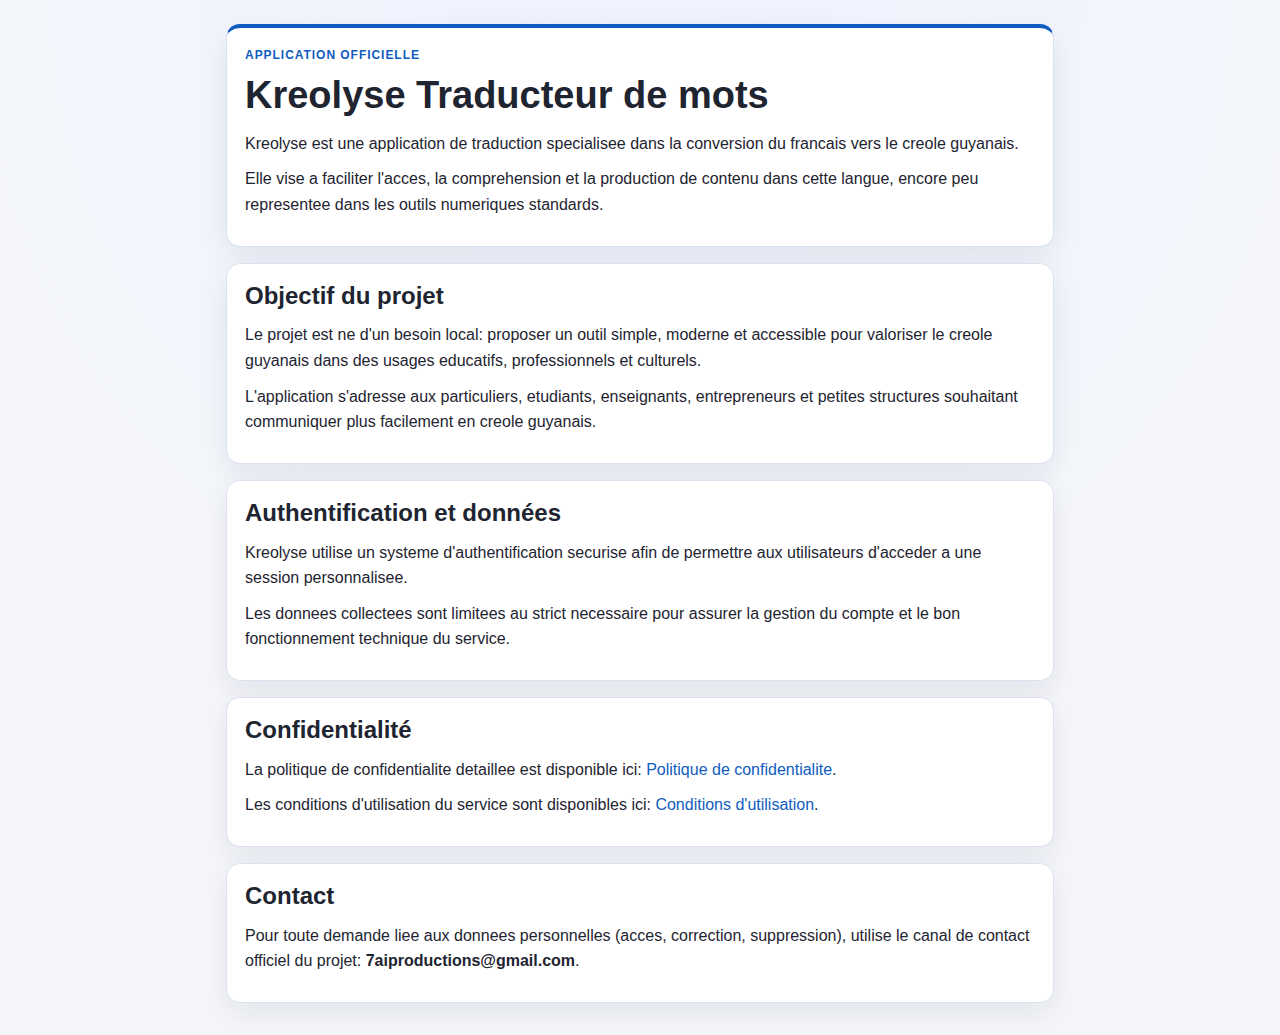
<file: index.html>
<!doctype html>
<html lang="fr">
  <head>
    <meta charset="UTF-8" />
    <meta name="viewport" content="width=device-width, initial-scale=1.0" />
    <title>Kreolyse Traducteur de mots</title>
    <meta
      name="description"
      content="Kreolyse, application de traduction du francais vers le creole guyanais."
    />
    <link rel="stylesheet" href="./styles.css" />
  </head>
  <body>
    <main class="container">
      <header class="card hero">
        <p class="eyebrow">Application officielle</p>
        <h1>Kreolyse Traducteur de mots</h1>
        <p>
          Kreolyse est une application de traduction specialisee dans la conversion du francais
          vers le creole guyanais.
        </p>
        <p>
          Elle vise a faciliter l'acces, la comprehension et la production de contenu dans cette
          langue, encore peu representee dans les outils numeriques standards.
        </p>
      </header>

      <section class="card">
        <h2>Objectif du projet</h2>
        <p>
          Le projet est ne d'un besoin local: proposer un outil simple, moderne et accessible pour
          valoriser le creole guyanais dans des usages educatifs, professionnels et culturels.
        </p>
        <p>
          L'application s'adresse aux particuliers, etudiants, enseignants, entrepreneurs et petites
          structures souhaitant communiquer plus facilement en creole guyanais.
        </p>
      </section>

      <section class="card">
        <h2>Authentification et données</h2>
        <p>
          Kreolyse utilise un systeme d'authentification securise afin de permettre aux utilisateurs
          d'acceder a une session personnalisee.
        </p>
        <p>
          Les donnees collectees sont limitees au strict necessaire pour assurer la gestion du compte
          et le bon fonctionnement technique du service.
        </p>
      </section>

      <section class="card">
        <h2>Confidentialité</h2>
        <p>
          La politique de confidentialite detaillee est disponible ici:
          <a href="./privacy.html">Politique de confidentialite</a>.
        </p>
        <p>
          Les conditions d'utilisation du service sont disponibles ici:
          <a href="./terms.html">Conditions d'utilisation</a>.
        </p>
      </section>

      <section class="card">
        <h2>Contact</h2>
        <p>
          Pour toute demande liee aux donnees personnelles (acces, correction, suppression), utilise
          le canal de contact officiel du projet:
          <strong>7aiproductions@gmail.com</strong>.
        </p>
      </section>
    </main>
  </body>
</html>
</file>
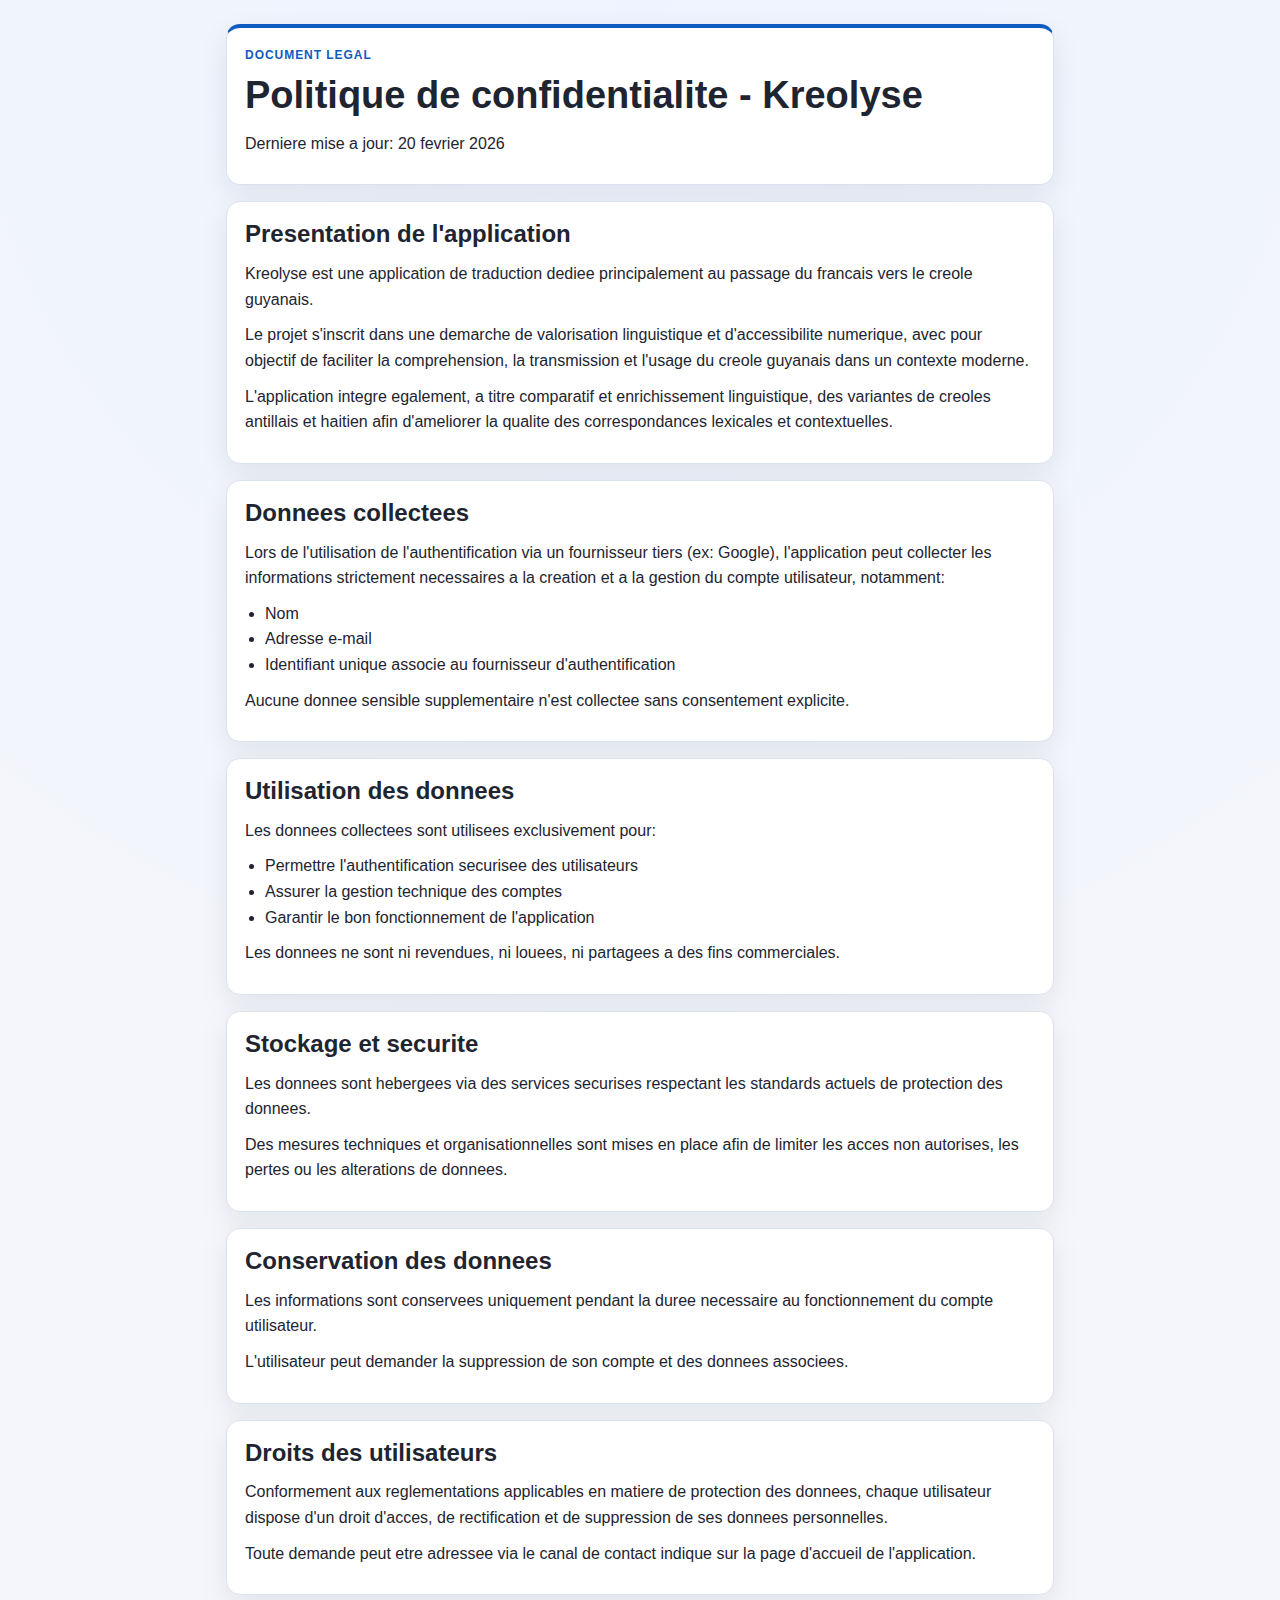
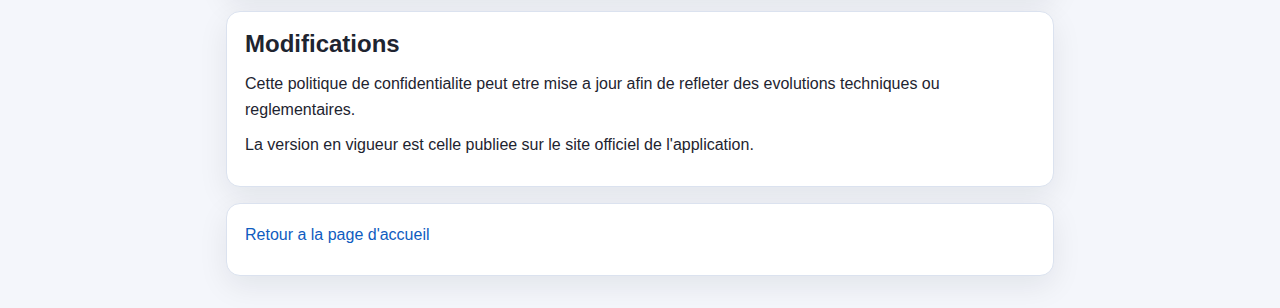
<file: privacy.html>
<!doctype html>
<html lang="fr">
  <head>
    <meta charset="UTF-8" />
    <meta name="viewport" content="width=device-width, initial-scale=1.0" />
    <title>Politique de confidentialite - Kreolyse</title>
    <meta
      name="description"
      content="Politique de confidentialite de l'application Kreolyse."
    />
    <link rel="stylesheet" href="./styles.css" />
  </head>
  <body>
    <main class="container">
      <header class="card hero">
        <p class="eyebrow">Document legal</p>
        <h1>Politique de confidentialite - Kreolyse</h1>
        <p>Derniere mise a jour: 20 fevrier 2026</p>
      </header>

      <section class="card">
        <h2>Presentation de l'application</h2>
        <p>
          Kreolyse est une application de traduction dediee principalement au passage du francais
          vers le creole guyanais.
        </p>
        <p>
          Le projet s'inscrit dans une demarche de valorisation linguistique et d'accessibilite
          numerique, avec pour objectif de faciliter la comprehension, la transmission et l'usage
          du creole guyanais dans un contexte moderne.
        </p>
        <p>
          L'application integre egalement, a titre comparatif et enrichissement linguistique, des
          variantes de creoles antillais et haitien afin d'ameliorer la qualite des correspondances
          lexicales et contextuelles.
        </p>
      </section>

      <section class="card">
        <h2>Donnees collectees</h2>
        <p>
          Lors de l'utilisation de l'authentification via un fournisseur tiers (ex: Google),
          l'application peut collecter les informations strictement necessaires a la creation et a la
          gestion du compte utilisateur, notamment:
        </p>
        <ul>
          <li>Nom</li>
          <li>Adresse e-mail</li>
          <li>Identifiant unique associe au fournisseur d'authentification</li>
        </ul>
        <p>Aucune donnee sensible supplementaire n'est collectee sans consentement explicite.</p>
      </section>

      <section class="card">
        <h2>Utilisation des donnees</h2>
        <p>Les donnees collectees sont utilisees exclusivement pour:</p>
        <ul>
          <li>Permettre l'authentification securisee des utilisateurs</li>
          <li>Assurer la gestion technique des comptes</li>
          <li>Garantir le bon fonctionnement de l'application</li>
        </ul>
        <p>Les donnees ne sont ni revendues, ni louees, ni partagees a des fins commerciales.</p>
      </section>

      <section class="card">
        <h2>Stockage et securite</h2>
        <p>
          Les donnees sont hebergees via des services securises respectant les standards actuels de
          protection des donnees.
        </p>
        <p>
          Des mesures techniques et organisationnelles sont mises en place afin de limiter les acces
          non autorises, les pertes ou les alterations de donnees.
        </p>
      </section>

      <section class="card">
        <h2>Conservation des donnees</h2>
        <p>
          Les informations sont conservees uniquement pendant la duree necessaire au fonctionnement
          du compte utilisateur.
        </p>
        <p>L'utilisateur peut demander la suppression de son compte et des donnees associees.</p>
      </section>

      <section class="card">
        <h2>Droits des utilisateurs</h2>
        <p>
          Conformement aux reglementations applicables en matiere de protection des donnees, chaque
          utilisateur dispose d'un droit d'acces, de rectification et de suppression de ses donnees
          personnelles.
        </p>
        <p>
          Toute demande peut etre adressee via le canal de contact indique sur la page d'accueil de
          l'application.
        </p>
      </section>

      <section class="card">
        <h2>Modifications</h2>
        <p>
          Cette politique de confidentialite peut etre mise a jour afin de refleter des evolutions
          techniques ou reglementaires.
        </p>
        <p>La version en vigueur est celle publiee sur le site officiel de l'application.</p>
      </section>

      <footer class="card">
        <p><a href="./index.html">Retour a la page d'accueil</a></p>
      </footer>
    </main>
  </body>
</html>
</file>
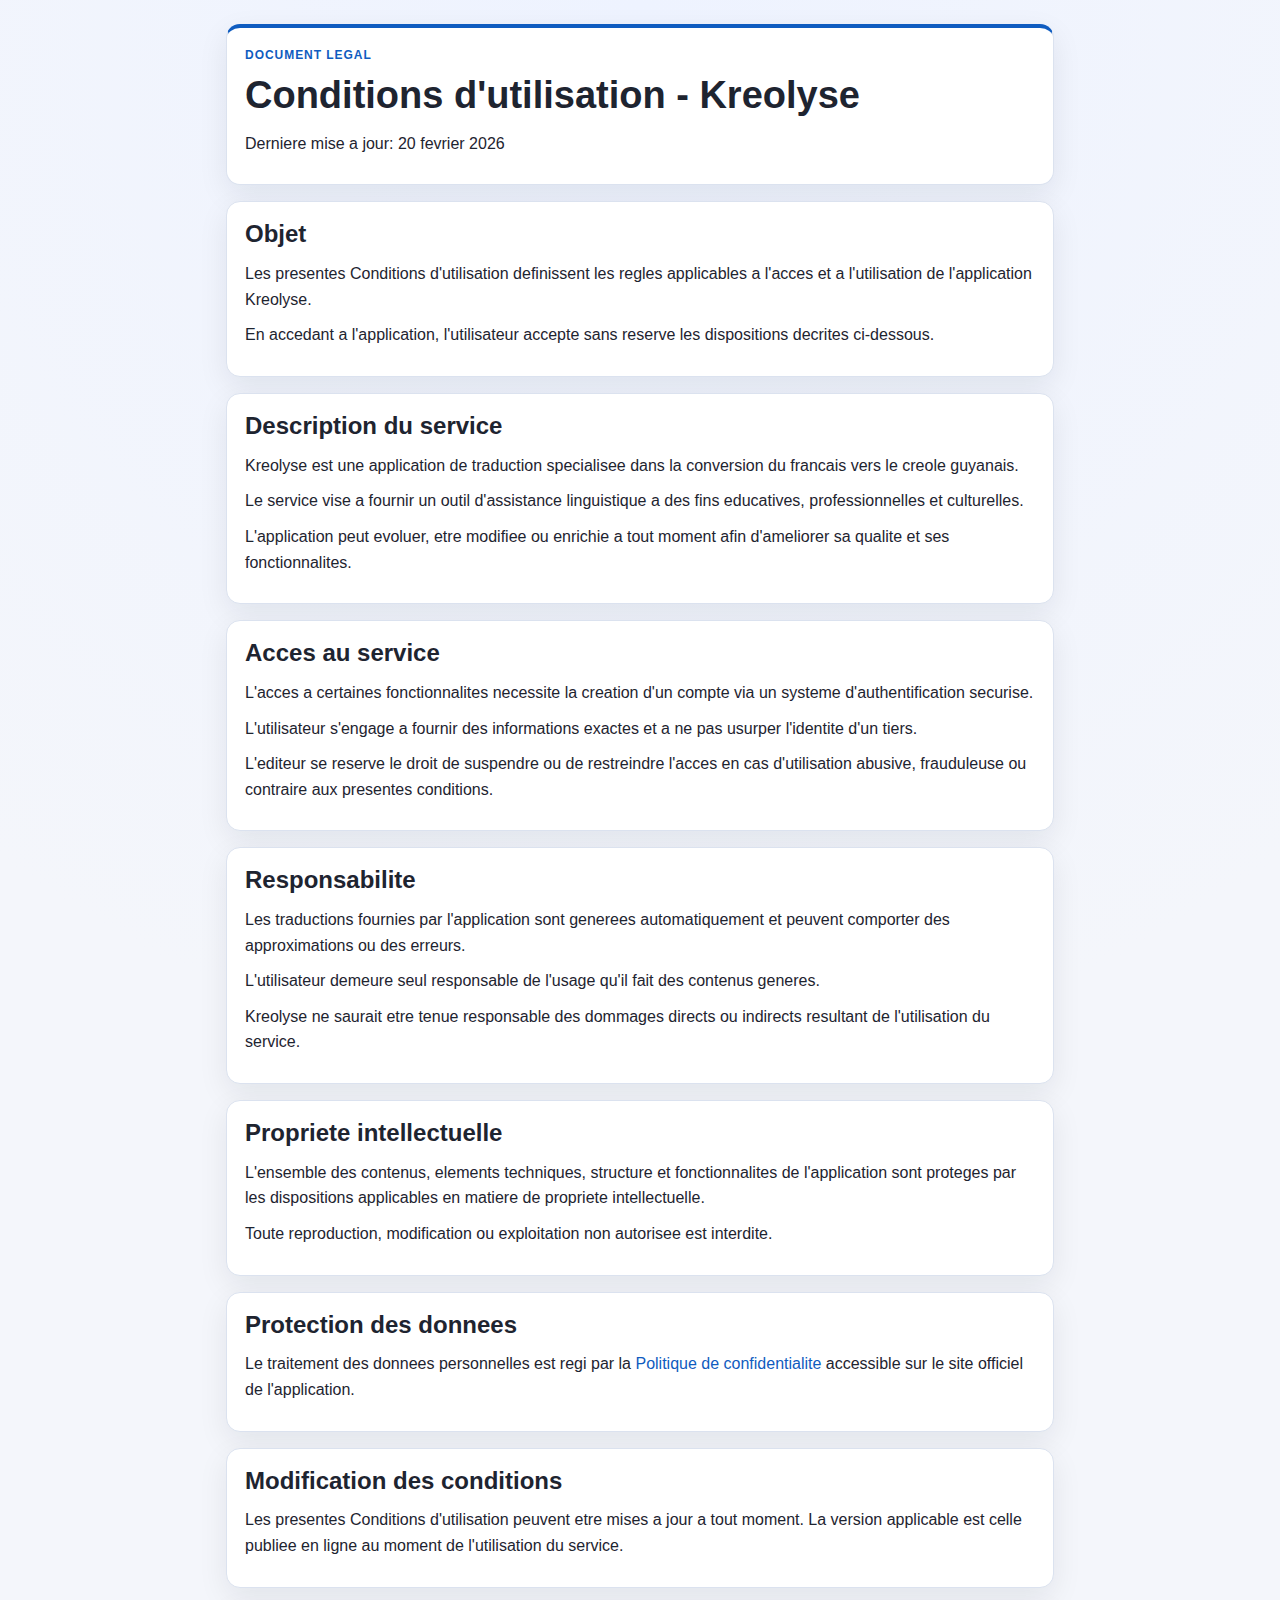
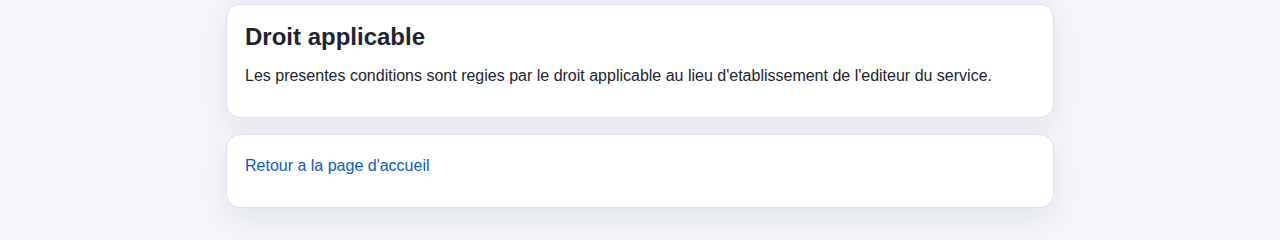
<file: terms.html>
<!doctype html>
<html lang="fr">
  <head>
    <meta charset="UTF-8" />
    <meta name="viewport" content="width=device-width, initial-scale=1.0" />
    <title>Conditions d'utilisation - Kreolyse</title>
    <meta
      name="description"
      content="Conditions d'utilisation de l'application Kreolyse."
    />
    <link rel="stylesheet" href="./styles.css" />
  </head>
  <body>
    <main class="container">
      <header class="card hero">
        <p class="eyebrow">Document legal</p>
        <h1>Conditions d'utilisation - Kreolyse</h1>
        <p>Derniere mise a jour: 20 fevrier 2026</p>
      </header>

      <section class="card">
        <h2>Objet</h2>
        <p>
          Les presentes Conditions d'utilisation definissent les regles applicables a l'acces et a
          l'utilisation de l'application Kreolyse.
        </p>
        <p>
          En accedant a l'application, l'utilisateur accepte sans reserve les dispositions decrites
          ci-dessous.
        </p>
      </section>

      <section class="card">
        <h2>Description du service</h2>
        <p>
          Kreolyse est une application de traduction specialisee dans la conversion du francais vers
          le creole guyanais.
        </p>
        <p>
          Le service vise a fournir un outil d'assistance linguistique a des fins educatives,
          professionnelles et culturelles.
        </p>
        <p>
          L'application peut evoluer, etre modifiee ou enrichie a tout moment afin d'ameliorer sa
          qualite et ses fonctionnalites.
        </p>
      </section>

      <section class="card">
        <h2>Acces au service</h2>
        <p>
          L'acces a certaines fonctionnalites necessite la creation d'un compte via un systeme
          d'authentification securise.
        </p>
        <p>
          L'utilisateur s'engage a fournir des informations exactes et a ne pas usurper l'identite
          d'un tiers.
        </p>
        <p>
          L'editeur se reserve le droit de suspendre ou de restreindre l'acces en cas d'utilisation
          abusive, frauduleuse ou contraire aux presentes conditions.
        </p>
      </section>

      <section class="card">
        <h2>Responsabilite</h2>
        <p>
          Les traductions fournies par l'application sont generees automatiquement et peuvent
          comporter des approximations ou des erreurs.
        </p>
        <p>L'utilisateur demeure seul responsable de l'usage qu'il fait des contenus generes.</p>
        <p>
          Kreolyse ne saurait etre tenue responsable des dommages directs ou indirects resultant de
          l'utilisation du service.
        </p>
      </section>

      <section class="card">
        <h2>Propriete intellectuelle</h2>
        <p>
          L'ensemble des contenus, elements techniques, structure et fonctionnalites de l'application
          sont proteges par les dispositions applicables en matiere de propriete intellectuelle.
        </p>
        <p>Toute reproduction, modification ou exploitation non autorisee est interdite.</p>
      </section>

      <section class="card">
        <h2>Protection des donnees</h2>
        <p>
          Le traitement des donnees personnelles est regi par la
          <a href="./privacy.html">Politique de confidentialite</a> accessible sur le site officiel
          de l'application.
        </p>
      </section>

      <section class="card">
        <h2>Modification des conditions</h2>
        <p>
          Les presentes Conditions d'utilisation peuvent etre mises a jour a tout moment. La version
          applicable est celle publiee en ligne au moment de l'utilisation du service.
        </p>
      </section>

      <section class="card">
        <h2>Droit applicable</h2>
        <p>
          Les presentes conditions sont regies par le droit applicable au lieu d'etablissement de
          l'editeur du service.
        </p>
      </section>

      <footer class="card">
        <p><a href="./index.html">Retour a la page d'accueil</a></p>
      </footer>
    </main>
  </body>
</html>
</file>
<file: styles.css>
:root {
  color-scheme: light;
  --bg: #f4f6fb;
  --surface: #ffffff;
  --text: #1e2430;
  --muted: #536074;
  --primary: #0f5cc0;
  --border: #dbe2ef;
  --shadow: 0 10px 30px rgba(15, 25, 40, 0.08);
}

* {
  box-sizing: border-box;
}

body {
  margin: 0;
  font-family: "Segoe UI", Tahoma, Geneva, Verdana, sans-serif;
  background: radial-gradient(circle at top, #eef3ff 0%, var(--bg) 55%);
  color: var(--text);
}

.container {
  max-width: 860px;
  margin: 0 auto;
  padding: 24px 16px 32px;
  display: grid;
  gap: 16px;
}

.card {
  background: var(--surface);
  border: 1px solid var(--border);
  border-radius: 14px;
  padding: 18px;
  box-shadow: var(--shadow);
}

.hero {
  border-top: 4px solid var(--primary);
}

.eyebrow {
  margin: 0 0 8px;
  color: var(--primary);
  text-transform: uppercase;
  letter-spacing: 0.08em;
  font-size: 12px;
  font-weight: 700;
}

h1,
h2 {
  margin: 0 0 12px;
  line-height: 1.2;
}

h1 {
  font-size: clamp(28px, 5vw, 38px);
}

h2 {
  font-size: clamp(20px, 3.4vw, 24px);
}

p {
  margin: 0 0 10px;
  line-height: 1.6;
}

ul {
  margin: 0 0 10px 20px;
  padding: 0;
  line-height: 1.6;
}

a {
  color: var(--primary);
  text-decoration: none;
}

a:hover {
  text-decoration: underline;
}
</file>
